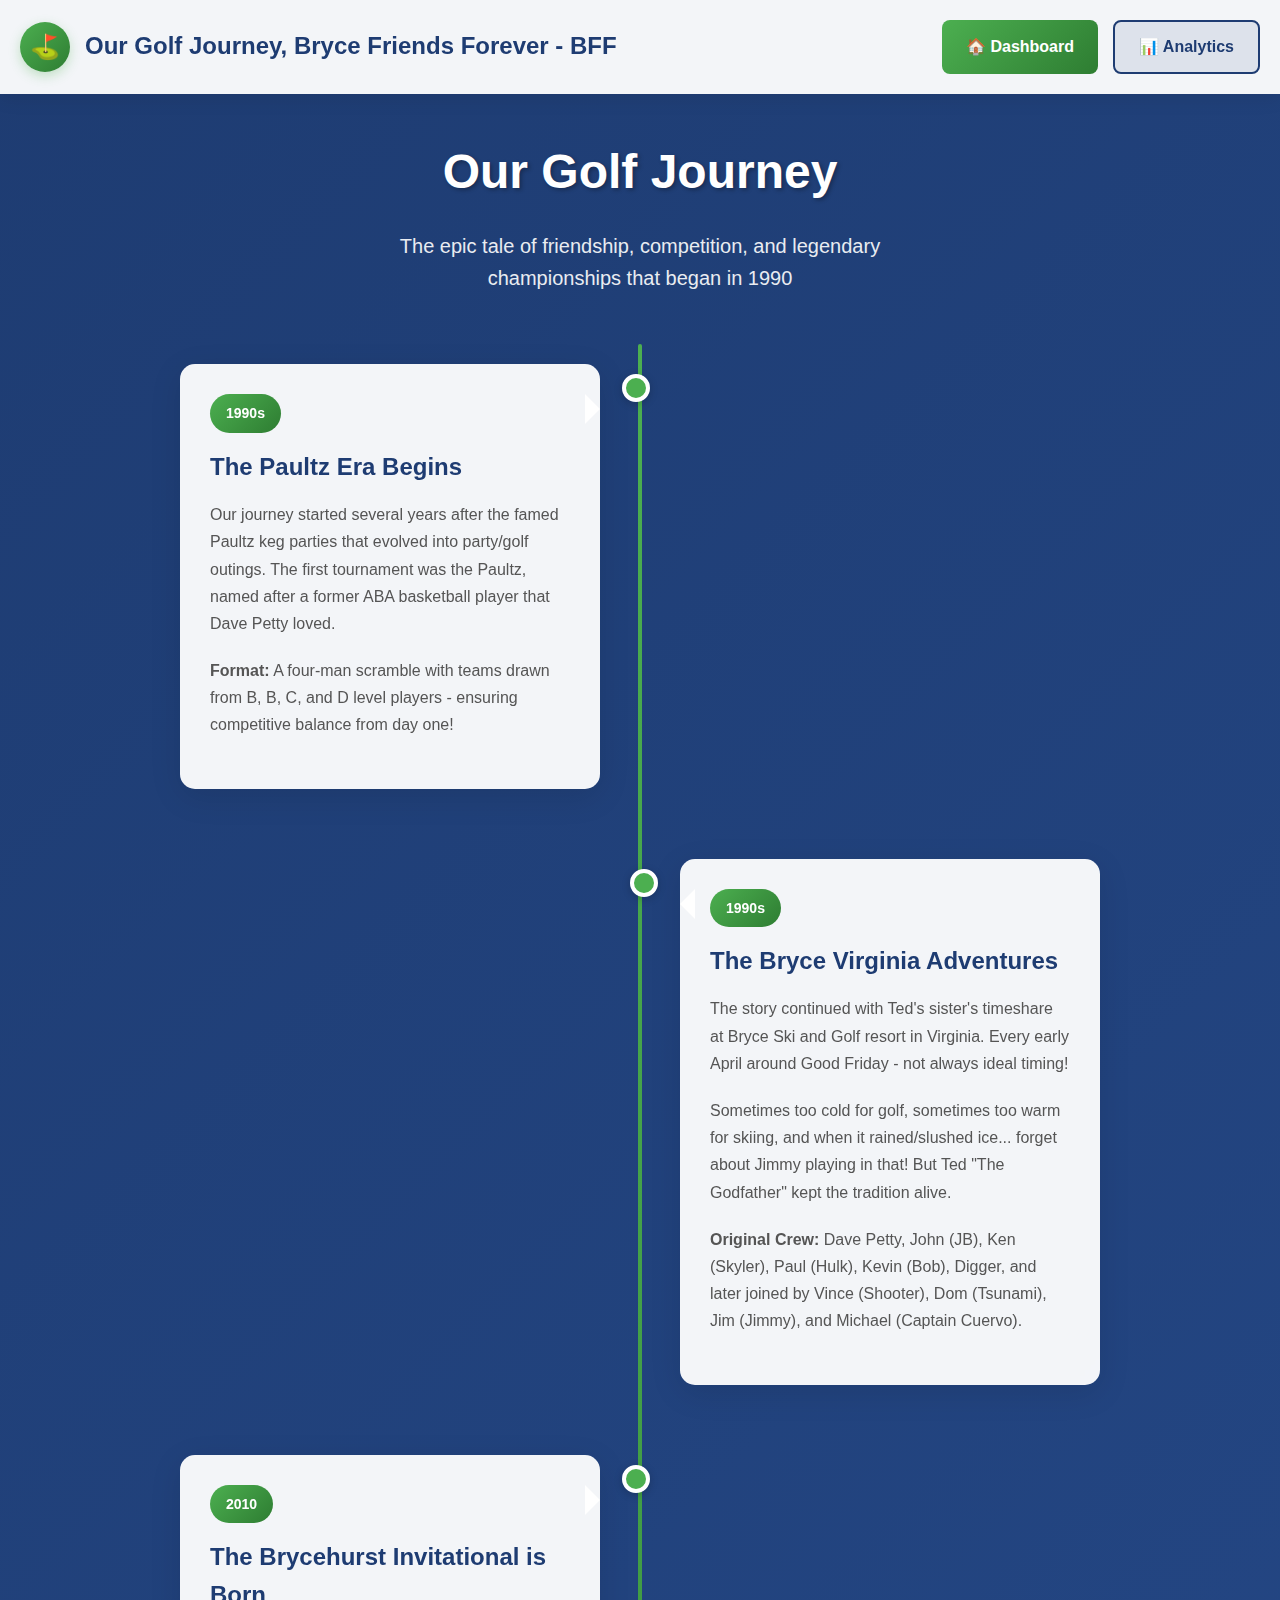
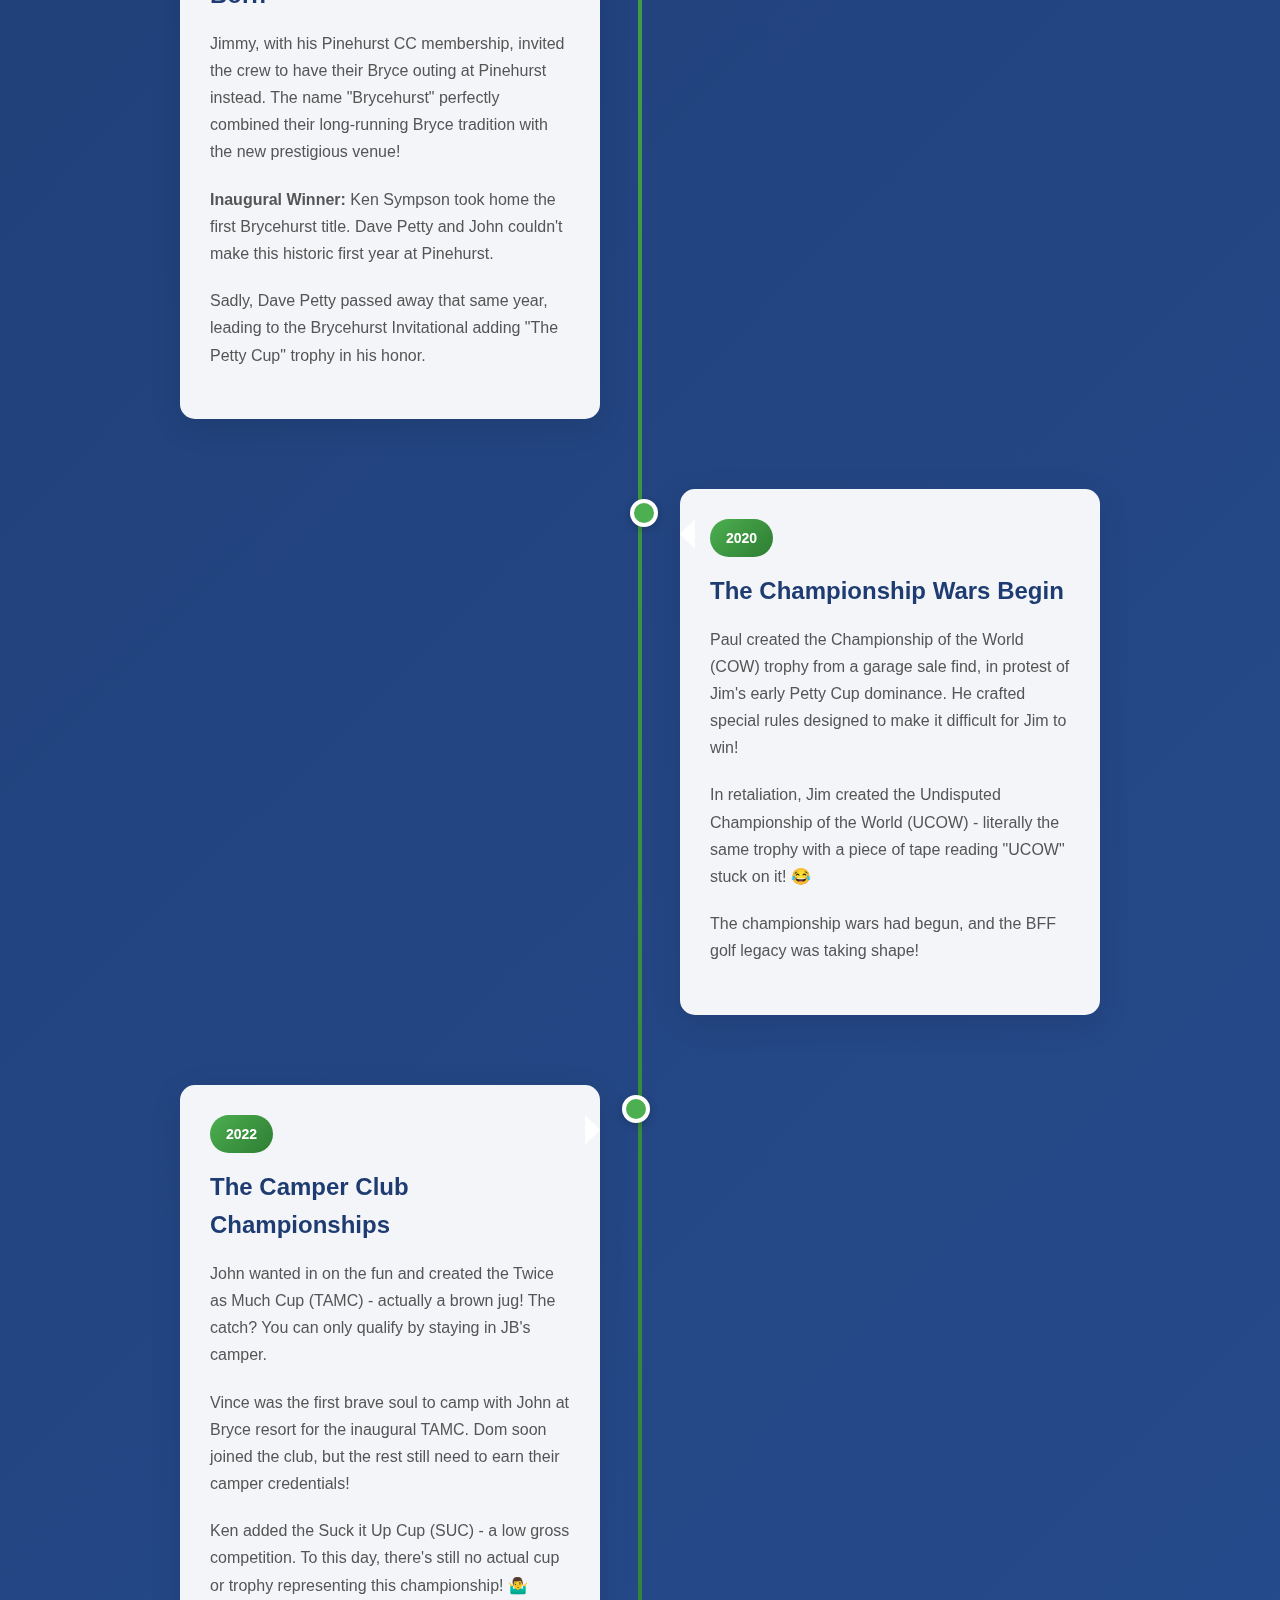
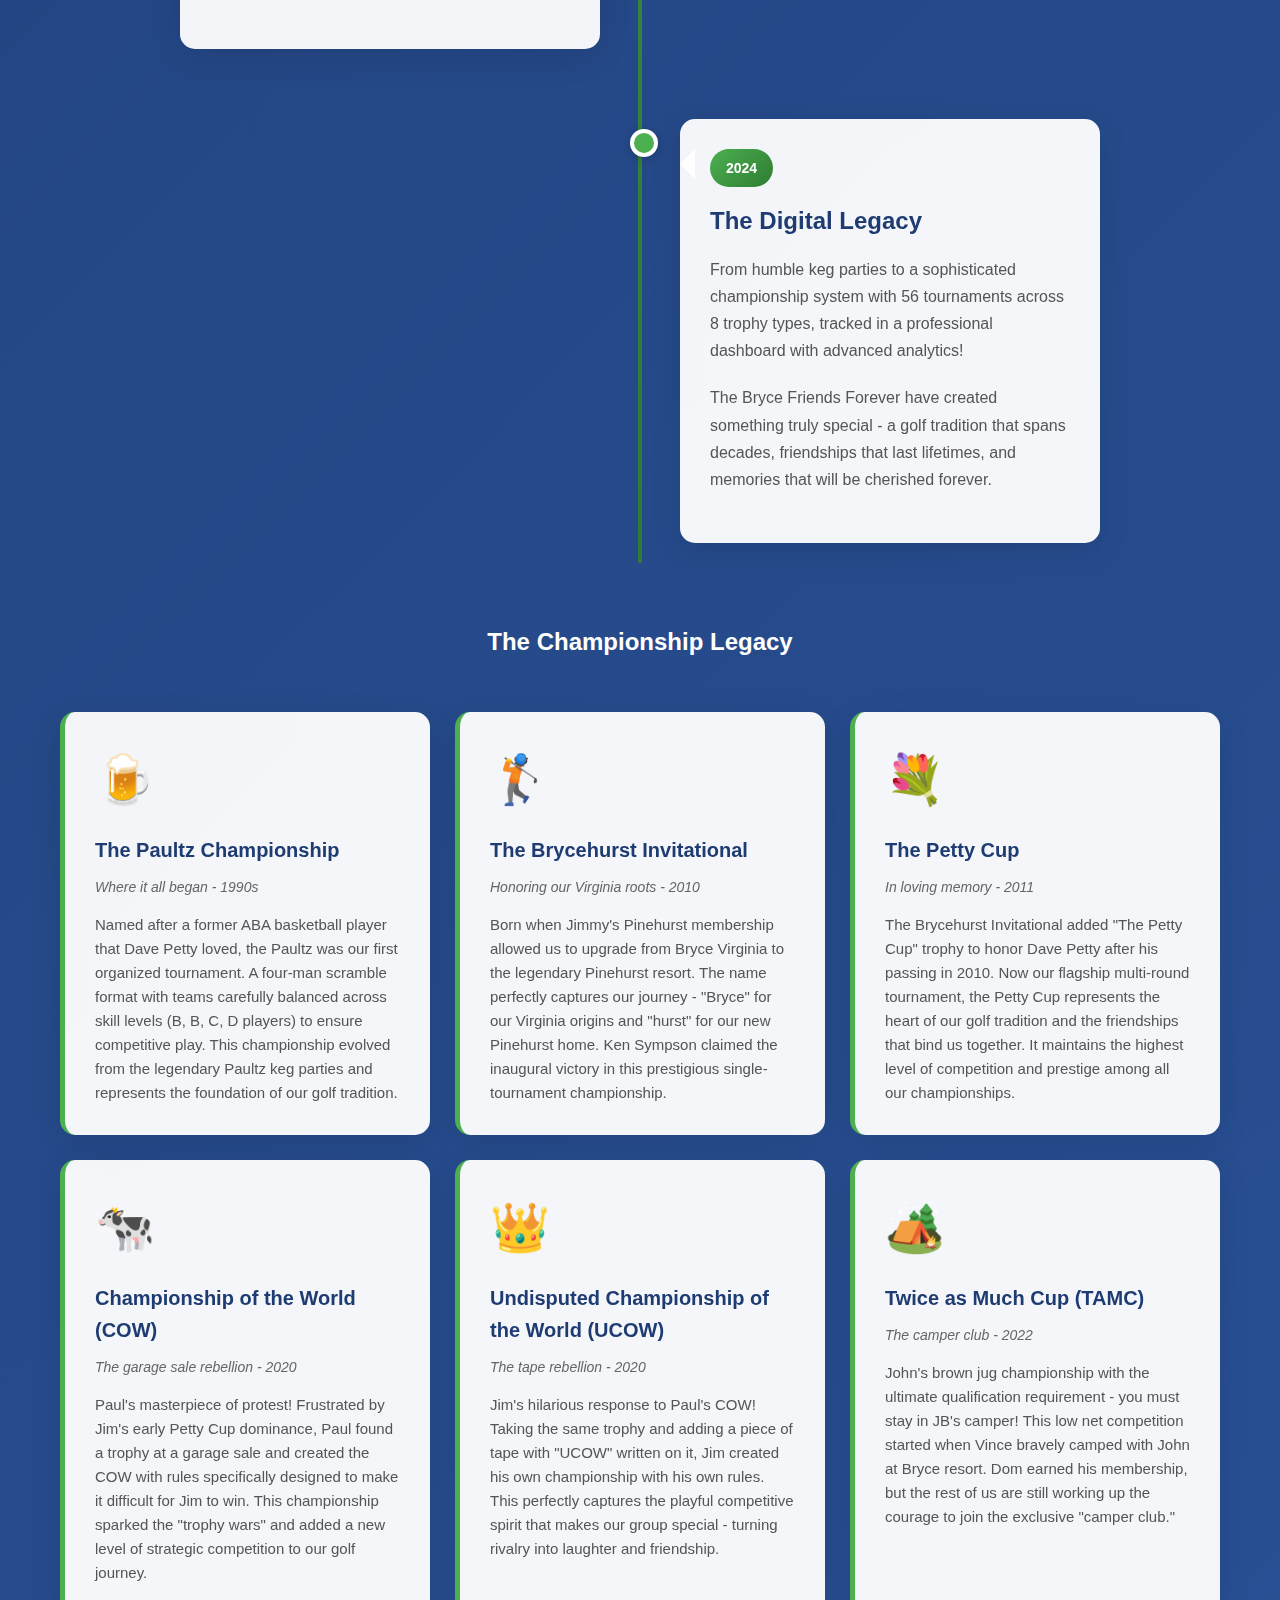
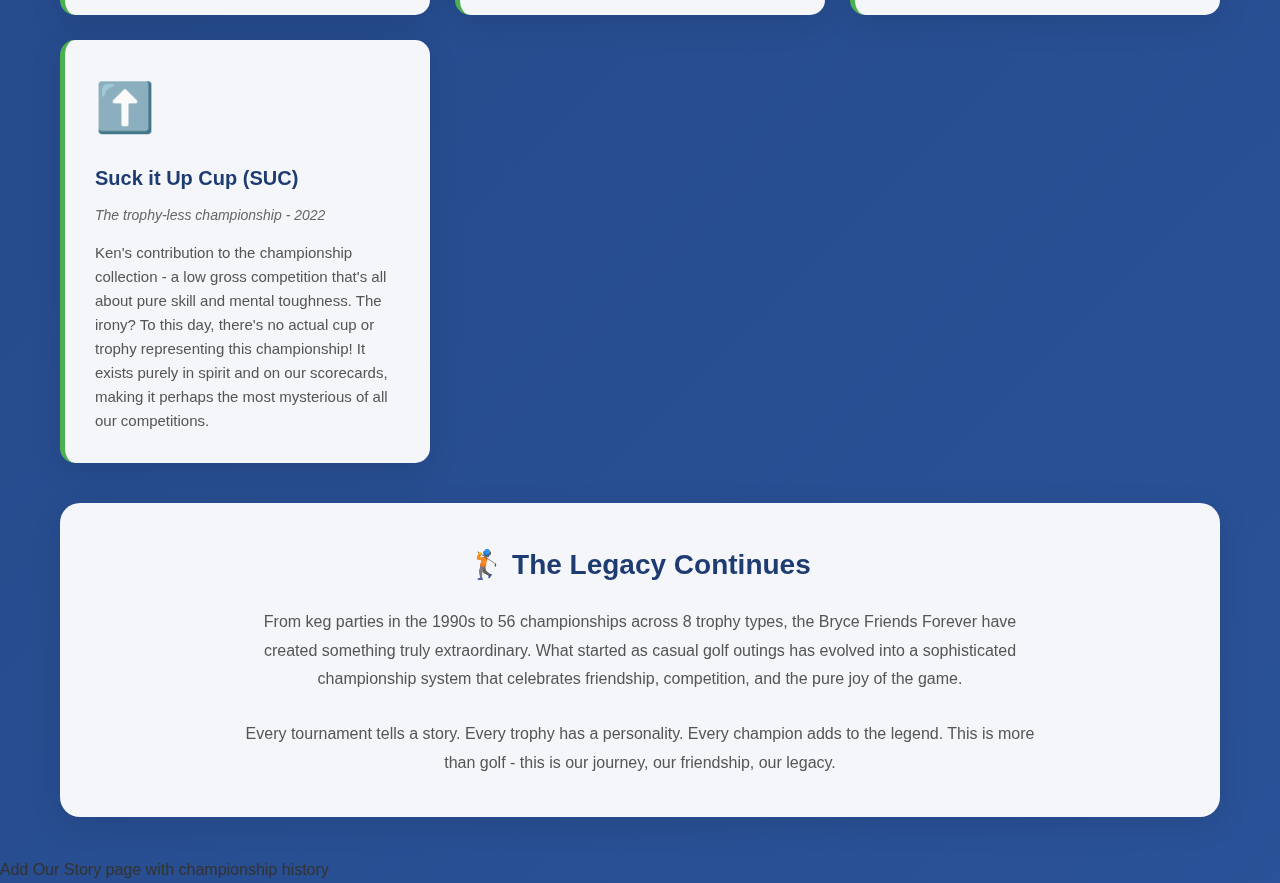
<file: our-story.html>
<!DOCTYPE html>
<html lang="en">
<head>
    <meta charset="UTF-8">
    <meta name="viewport" content="width=device-width, initial-scale=1.0">
    <title>Our Story - Golf Journey, Bryce Friends Forever - BFF</title>
    <link rel="icon" href="data:image/svg+xml,&lt;svg xmlns=%22http://www.w3.org/2000/svg%22 viewBox=%220 0 100 100%22&gt;&lt;text y=%22.9em%22 font-size=%2290%22&gt;⛳&lt;/text&gt;&lt;/svg&gt;">
    <link rel="stylesheet" href="./enhanced-styles.css">
    <style>
        * {
            margin: 0;
            padding: 0;
            box-sizing: border-box;
        }

        body {
            font-family: 'Segoe UI', Tahoma, Geneva, Verdana, sans-serif;
            background: linear-gradient(135deg, #1e3c72 0%, #2a5298 100%);
            color: #333;
            min-height: 100vh;
            line-height: 1.6;
        }

        .header {
            background: rgba(255, 255, 255, 0.95);
            backdrop-filter: blur(10px);
            padding: 20px 0;
            box-shadow: 0 2px 20px rgba(0,0,0,0.1);
            position: sticky;
            top: 0;
            z-index: 1000;
        }

        .header-content {
            max-width: 1400px;
            margin: 0 auto;
            padding: 0 20px;
            display: flex;
            justify-content: space-between;
            align-items: center;
        }

        .logo {
            display: flex;
            align-items: center;
            gap: 15px;
        }

        .logo-icon {
            width: 50px;
            height: 50px;
            background: linear-gradient(135deg, #4CAF50, #2E7D32);
            border-radius: 50%;
            display: flex;
            align-items: center;
            justify-content: center;
            font-size: 24px;
            color: white;
            box-shadow: 0 4px 12px rgba(76, 175, 80, 0.3);
        }

        .logo h1 {
            color: #1e3c72;
            font-size: 24px;
            font-weight: 700;
            line-height: 1.2;
        }

        .nav-buttons {
            display: flex;
            gap: 15px;
        }

        .btn {
            padding: 12px 24px;
            border: none;
            border-radius: 8px;
            cursor: pointer;
            font-weight: 600;
            transition: all 0.3s ease;
            text-decoration: none;
            display: inline-flex;
            align-items: center;
            gap: 8px;
        }

        .btn-primary {
            background: linear-gradient(135deg, #4CAF50, #2E7D32);
            color: white;
        }

        .btn-secondary {
            background: rgba(30, 60, 114, 0.1);
            color: #1e3c72;
            border: 2px solid #1e3c72;
        }

        .btn:hover {
            transform: translateY(-2px);
            box-shadow: 0 5px 15px rgba(0,0,0,0.2);
        }

        .container {
            max-width: 1200px;
            margin: 0 auto;
            padding: 40px 20px;
        }

        .story-header {
            text-align: center;
            margin-bottom: 50px;
            color: white;
        }

        .story-header h1 {
            font-size: 48px;
            margin-bottom: 20px;
            text-shadow: 2px 2px 4px rgba(0,0,0,0.3);
        }

        .story-header p {
            font-size: 20px;
            opacity: 0.9;
            max-width: 600px;
            margin: 0 auto;
        }

        .timeline {
            position: relative;
            max-width: 1000px;
            margin: 0 auto;
        }

        .timeline::after {
            content: '';
            position: absolute;
            width: 4px;
            background: linear-gradient(to bottom, #4CAF50, #2E7D32);
            top: 0;
            bottom: 0;
            left: 50%;
            margin-left: -2px;
            border-radius: 2px;
        }

        .timeline-item {
            padding: 20px 40px;
            position: relative;
            background-color: inherit;
            width: 50%;
            margin-bottom: 30px;
        }

        .timeline-item::after {
            content: '';
            position: absolute;
            width: 20px;
            height: 20px;
            right: -10px;
            background: #4CAF50;
            border: 4px solid #fff;
            top: 30px;
            border-radius: 50%;
            z-index: 1;
            box-shadow: 0 2px 8px rgba(0,0,0,0.2);
        }

        .timeline-item.left {
            left: 0;
        }

        .timeline-item.right {
            left: 50%;
        }

        .timeline-item.right::after {
            left: -10px;
        }

        .timeline-content {
            background: rgba(255, 255, 255, 0.95);
            backdrop-filter: blur(10px);
            padding: 30px;
            border-radius: 15px;
            box-shadow: 0 8px 32px rgba(0,0,0,0.1);
            position: relative;
        }

        .timeline-item.left .timeline-content::before {
            content: '';
            position: absolute;
            top: 30px;
            right: -15px;
            width: 0;
            height: 0;
            border: 15px solid transparent;
            border-left-color: rgba(255, 255, 255, 0.95);
        }

        .timeline-item.right .timeline-content::before {
            content: '';
            position: absolute;
            top: 30px;
            left: -15px;
            width: 0;
            height: 0;
            border: 15px solid transparent;
            border-right-color: rgba(255, 255, 255, 0.95);
        }

        .timeline-year {
            background: linear-gradient(135deg, #4CAF50, #2E7D32);
            color: white;
            padding: 8px 16px;
            border-radius: 20px;
            font-weight: 700;
            font-size: 14px;
            display: inline-block;
            margin-bottom: 15px;
        }

        .timeline-title {
            color: #1e3c72;
            font-size: 24px;
            font-weight: 700;
            margin-bottom: 15px;
        }

        .timeline-description {
            color: #555;
            font-size: 16px;
            line-height: 1.7;
            margin-bottom: 20px;
        }

        .highlight-text {
            background: linear-gradient(135deg, #FFD700, #FFA000);
            color: #333;
            padding: 2px 6px;
            border-radius: 4px;
            font-weight: 600;
        }

        .trophy-showcase {
            display: grid;
            grid-template-columns: repeat(auto-fit, minmax(300px, 1fr));
            gap: 25px;
            margin-top: 40px;
        }

        .trophy-card {
            background: rgba(255, 255, 255, 0.95);
            backdrop-filter: blur(10px);
            padding: 30px;
            border-radius: 15px;
            box-shadow: 0 8px 32px rgba(0,0,0,0.1);
            transition: transform 0.3s ease;
            border-left: 5px solid #4CAF50;
        }

        .trophy-card:hover {
            transform: translateY(-5px);
        }

        .trophy-icon {
            font-size: 48px;
            margin-bottom: 15px;
            display: block;
        }

        .trophy-name {
            color: #1e3c72;
            font-size: 20px;
            font-weight: 700;
            margin-bottom: 10px;
        }

        .trophy-subtitle {
            color: #666;
            font-size: 14px;
            font-style: italic;
            margin-bottom: 15px;
        }

        .trophy-description {
            color: #555;
            font-size: 15px;
            line-height: 1.6;
        }

        .legacy-section {
            background: rgba(255, 255, 255, 0.95);
            backdrop-filter: blur(10px);
            padding: 40px;
            border-radius: 20px;
            box-shadow: 0 8px 32px rgba(0,0,0,0.1);
            margin-top: 40px;
            text-align: center;
        }

        .legacy-title {
            color: #1e3c72;
            font-size: 28px;
            font-weight: 700;
            margin-bottom: 20px;
        }

        .legacy-text {
            color: #555;
            font-size: 16px;
            line-height: 1.8;
            max-width: 800px;
            margin: 0 auto;
        }

        @media (max-width: 768px) {
            .header-content {
                flex-direction: column;
                gap: 15px;
            }

            .logo h1 {
                font-size: 18px;
                text-align: center;
            }

            .story-header h1 {
                font-size: 32px;
            }

            .story-header p {
                font-size: 16px;
            }

            .timeline::after {
                left: 20px;
            }

            .timeline-item {
                width: 100%;
                padding-left: 50px;
                padding-right: 20px;
            }

            .timeline-item.right {
                left: 0%;
            }

            .timeline-item::after {
                left: 10px;
            }

            .timeline-item.right::after {
                left: 10px;
            }

            .timeline-content::before {
                display: none;
            }

            .timeline-title {
                font-size: 20px;
            }

            .trophy-showcase {
                grid-template-columns: 1fr;
            }
        }

        @media (max-width: 480px) {
            .container {
                padding: 20px 15px;
            }

            .timeline-item {
                padding-left: 40px;
                padding-right: 15px;
            }

            .timeline-content {
                padding: 20px;
            }

            .story-header h1 {
                font-size: 28px;
            }

            .legacy-section {
                padding: 25px;
            }
        }
    </style>
</head>
<body>
    <header class="header">
        <div class="header-content">
            <div class="logo">
                <div class="logo-icon">⛳</div>
                <h1>Our Golf Journey, Bryce Friends Forever - BFF</h1>
            </div>
            <div class="nav-buttons">
                <a href="." class="btn btn-primary">
                    🏠 Dashboard
                </a>
                <a href="analytics.html" class="btn btn-secondary">
                    📊 Analytics
                </a>
            </div>
        </div>
    </header>

    <div class="container">
        <div class="story-header">
            <h1>Our Golf Journey</h1>
            <p>The epic tale of friendship, competition, and legendary championships that began in 1990</p>
        </div>

        <div class="timeline">
            <!-- The Paultz Era Begins -->
            <div class="timeline-item left">
                <div class="timeline-content">
                    <div class="timeline-year">1990s</div>
                    <h3 class="timeline-title">The Paultz Era Begins</h3>
                    <p class="timeline-description">
                        Our journey started several years after the famed Paultz keg parties that evolved into party/golf outings. The first tournament was the Paultz, named after a former ABA basketball player that Dave Petty loved.
                    </p>
                    <p class="timeline-description">
                        <strong>Format:</strong> A four-man scramble with teams drawn from B, B, C, and D level players - ensuring competitive balance from day one!
                    </p>
                </div>
            </div>

            <!-- The Bryce Virginia Adventures -->
            <div class="timeline-item right">
                <div class="timeline-content">
                    <div class="timeline-year">1990s</div>
                    <h3 class="timeline-title">The Bryce Virginia Adventures</h3>
                    <p class="timeline-description">
                        The story continued with Ted's sister's timeshare at Bryce Ski and Golf resort in Virginia. Every early April around Good Friday - not always ideal timing!
                    </p>
                    <p class="timeline-description">
                        Sometimes too cold for golf, sometimes too warm for skiing, and when it rained/slushed ice... forget about Jimmy playing in that! But Ted "The Godfather" kept the tradition alive.
                    </p>
                    <p class="timeline-description">
                        <strong>Original Crew:</strong> Dave Petty, John (JB), Ken (Skyler), Paul (Hulk), Kevin (Bob), Digger, and later joined by Vince (Shooter), Dom (Tsunami), Jim (Jimmy), and Michael (Captain Cuervo).
                    </p>
                </div>
            </div>

            <!-- The Brycehurst Invitational is Born -->
            <div class="timeline-item left">
                <div class="timeline-content">
                    <div class="timeline-year">2010</div>
                    <h3 class="timeline-title">The Brycehurst Invitational is Born</h3>
                    <p class="timeline-description">
                        Jimmy, with his Pinehurst CC membership, invited the crew to have their Bryce outing at Pinehurst instead. The name "Brycehurst" perfectly combined their long-running Bryce tradition with the new prestigious venue!
                    </p>
                    <p class="timeline-description">
                        <strong>Inaugural Winner:</strong> Ken Sympson took home the first Brycehurst title. Dave Petty and John couldn't make this historic first year at Pinehurst.
                    </p>
                    <p class="timeline-description">
                        Sadly, Dave Petty passed away that same year, leading to the Brycehurst Invitational adding "The Petty Cup" trophy in his honor.
                    </p>
                </div>
            </div>

            <!-- The Championship Wars Begin -->
            <div class="timeline-item right">
                <div class="timeline-content">
                    <div class="timeline-year">2020</div>
                    <h3 class="timeline-title">The Championship Wars Begin</h3>
                    <p class="timeline-description">
                        Paul created the Championship of the World (COW) trophy from a garage sale find, in protest of Jim's early Petty Cup dominance. He crafted special rules designed to make it difficult for Jim to win!
                    </p>
                    <p class="timeline-description">
                        In retaliation, Jim created the Undisputed Championship of the World (UCOW) - literally the same trophy with a piece of tape reading "UCOW" stuck on it! 😂
                    </p>
                    <p class="timeline-description">
                        The championship wars had begun, and the BFF golf legacy was taking shape!
                    </p>
                </div>
            </div>

            <!-- The Camper Club Championships -->
            <div class="timeline-item left">
                <div class="timeline-content">
                    <div class="timeline-year">2022</div>
                    <h3 class="timeline-title">The Camper Club Championships</h3>
                    <p class="timeline-description">
                        John wanted in on the fun and created the Twice as Much Cup (TAMC) - actually a brown jug! The catch? You can only qualify by staying in JB's camper.
                    </p>
                    <p class="timeline-description">
                        Vince was the first brave soul to camp with John at Bryce resort for the inaugural TAMC. Dom soon joined the club, but the rest still need to earn their camper credentials!
                    </p>
                    <p class="timeline-description">
                        Ken added the Suck it Up Cup (SUC) - a low gross competition. To this day, there's still no actual cup or trophy representing this championship! 🤷‍♂️
                    </p>
                </div>
            </div>

            <!-- The Digital Legacy -->
            <div class="timeline-item right">
                <div class="timeline-content">
                    <div class="timeline-year">2024</div>
                    <h3 class="timeline-title">The Digital Legacy</h3>
                    <p class="timeline-description">
                        From humble keg parties to a sophisticated championship system with 56 tournaments across 8 trophy types, tracked in a professional dashboard with advanced analytics!
                    </p>
                    <p class="timeline-description">
                        The Bryce Friends Forever have created something truly special - a golf tradition that spans decades, friendships that last lifetimes, and memories that will be cherished forever.
                    </p>
                </div>
            </div>
        </div>

        <!-- Trophy Showcase -->
        <div class="story-header" style="margin-top: 60px;">
            <h2>The Championship Legacy</h2>
        </div>

        <div class="trophy-showcase">
            <div class="trophy-card">
                <div class="trophy-icon">🍺</div>
                <div class="trophy-name">The Paultz Championship</div>
                <div class="trophy-subtitle">Where it all began - 1990s</div>
                <div class="trophy-description">
                    Named after a former ABA basketball player that Dave Petty loved, the Paultz was our first organized tournament. A four-man scramble format with teams carefully balanced across skill levels (B, B, C, D players) to ensure competitive play. This championship evolved from the legendary Paultz keg parties and represents the foundation of our golf tradition.
                </div>
            </div>

            <div class="trophy-card">
                <div class="trophy-icon">🏌️</div>
                <div class="trophy-name">The Brycehurst Invitational</div>
                <div class="trophy-subtitle">Honoring our Virginia roots - 2010</div>
                <div class="trophy-description">
                    Born when Jimmy's Pinehurst membership allowed us to upgrade from Bryce Virginia to the legendary Pinehurst resort. The name perfectly captures our journey - "Bryce" for our Virginia origins and "hurst" for our new Pinehurst home. Ken Sympson claimed the inaugural victory in this prestigious single-tournament championship.
                </div>
            </div>

            <div class="trophy-card">
                <div class="trophy-icon">💐</div>
                <div class="trophy-name">The Petty Cup</div>
                <div class="trophy-subtitle">In loving memory - 2011</div>
                <div class="trophy-description">
                    The Brycehurst Invitational added "The Petty Cup" trophy to honor Dave Petty after his passing in 2010. Now our flagship multi-round tournament, the Petty Cup represents the heart of our golf tradition and the friendships that bind us together. It maintains the highest level of competition and prestige among all our championships.
                </div>
            </div>

            <div class="trophy-card">
                <div class="trophy-icon">🐄</div>
                <div class="trophy-name">Championship of the World (COW)</div>
                <div class="trophy-subtitle">The garage sale rebellion - 2020</div>
                <div class="trophy-description">
                    Paul's masterpiece of protest! Frustrated by Jim's early Petty Cup dominance, Paul found a trophy at a garage sale and created the COW with rules specifically designed to make it difficult for Jim to win. This championship sparked the "trophy wars" and added a new level of strategic competition to our golf journey.
                </div>
            </div>

            <div class="trophy-card">
                <div class="trophy-icon">👑</div>
                <div class="trophy-name">Undisputed Championship of the World (UCOW)</div>
                <div class="trophy-subtitle">The tape rebellion - 2020</div>
                <div class="trophy-description">
                    Jim's hilarious response to Paul's COW! Taking the same trophy and adding a piece of tape with "UCOW" written on it, Jim created his own championship with his own rules. This perfectly captures the playful competitive spirit that makes our group special - turning rivalry into laughter and friendship.
                </div>
            </div>

            <div class="trophy-card">
                <div class="trophy-icon">🏕️</div>
                <div class="trophy-name">Twice as Much Cup (TAMC)</div>
                <div class="trophy-subtitle">The camper club - 2022</div>
                <div class="trophy-description">
                    John's brown jug championship with the ultimate qualification requirement - you must stay in JB's camper! This low net competition started when Vince bravely camped with John at Bryce resort. Dom earned his membership, but the rest of us are still working up the courage to join the exclusive "camper club."
                </div>
            </div>

            <div class="trophy-card">
                <div class="trophy-icon">⬆️</div>
                <div class="trophy-name">Suck it Up Cup (SUC)</div>
                <div class="trophy-subtitle">The trophy-less championship - 2022</div>
                <div class="trophy-description">
                    Ken's contribution to the championship collection - a low gross competition that's all about pure skill and mental toughness. The irony? To this day, there's no actual cup or trophy representing this championship! It exists purely in spirit and on our scorecards, making it perhaps the most mysterious of all our competitions.
                </div>
            </div>
        </div>

        <!-- Legacy Section -->
        <div class="legacy-section">
            <h2 class="legacy-title">🏌️ The Legacy Continues</h2>
            <p class="legacy-text">
                From keg parties in the 1990s to 56 championships across 8 trophy types, the Bryce Friends Forever have created something truly extraordinary. What started as casual golf outings has evolved into a sophisticated championship system that celebrates friendship, competition, and the pure joy of the game.
            </p>
            <br>
            <p class="legacy-text">
                Every tournament tells a story. Every trophy has a personality. Every champion adds to the legend. This is more than golf - this is our journey, our friendship, our legacy.
            </p>
        </div>
    </div>
</body>
</html>
Add Our Story page with championship history
</file>
<file: enhanced-styles.css>
/* Enhanced Mobile-First Responsive Design */
@media (max-width: 1200px) {
    .container {
        padding: 20px 15px;
    }
    
    .dashboard-grid {
        grid-template-columns: repeat(auto-fit, minmax(280px, 1fr));
        gap: 20px;
    }
    
    .trophy-cards-grid {
        grid-template-columns: repeat(auto-fit, minmax(260px, 1fr));
        gap: 15px;
    }
}

@media (max-width: 768px) {
    .header-content {
        flex-direction: column;
        gap: 15px;
        padding: 0 15px;
    }
    
    .logo h1 {
        font-size: 18px;
        text-align: center;
        line-height: 1.3;
    }
    
    .logo-icon {
        width: 40px;
        height: 40px;
        font-size: 20px;
    }
    
    .nav-buttons {
        flex-wrap: wrap;
        justify-content: center;
        gap: 10px;
    }
    
    .btn {
        padding: 10px 16px;
        font-size: 14px;
    }
    
    .dashboard-grid {
        grid-template-columns: 1fr;
        gap: 15px;
    }
    
    .trophy-cards-grid {
        grid-template-columns: 1fr;
        gap: 15px;
    }
    
    .card {
        padding: 20px;
    }
    
    .trophy-card {
        padding: 15px;
    }
    
    .chart-container {
        height: 250px;
    }
    
    .small-chart {
        height: 150px;
    }
    
    .modal-content {
        margin: 5% auto;
        width: 95%;
        padding: 20px;
    }
    
    .stat-number {
        font-size: 28px;
    }
    
    .trophy-total {
        font-size: 20px;
    }
}

@media (max-width: 480px) {
    .header {
        padding: 15px 0;
    }
    
    .logo h1 {
        font-size: 16px;
    }
    
    .logo-icon {
        width: 35px;
        height: 35px;
        font-size: 18px;
    }
    
    .container {
        padding: 15px 10px;
    }
    
    .card {
        padding: 15px;
    }
    
    .trophy-card {
        padding: 12px;
    }
    
    .card-header {
        margin-bottom: 15px;
    }
    
    .card-icon {
        width: 35px;
        height: 35px;
        font-size: 18px;
    }
    
    .card h3 {
        font-size: 16px;
    }
    
    .trophy-card h3 {
        font-size: 14px;
    }
    
    .stat-number {
        font-size: 24px;
    }
    
    .trophy-total {
        font-size: 18px;
    }
    
    .chart-container {
        height: 200px;
    }
    
    .small-chart {
        height: 120px;
    }
    
    .btn {
        padding: 8px 12px;
        font-size: 13px;
    }
    
    .modal-content {
        margin: 2% auto;
        width: 98%;
        padding: 15px;
        max-height: 95vh;
    }
    
    .form-group input,
    .form-group select,
    .form-group textarea {
        padding: 10px;
        font-size: 16px; /* Prevents zoom on iOS */
    }
}

/* Touch-Friendly Enhancements */
@media (hover: none) and (pointer: coarse) {
    .btn {
        min-height: 44px;
        min-width: 44px;
    }
    
    .close {
        min-height: 44px;
        min-width: 44px;
        display: flex;
        align-items: center;
        justify-content: center;
    }
    
    .card:hover {
        transform: none;
    }
    
    .trophy-card:hover {
        transform: none;
    }
    
    .btn:hover {
        transform: none;
    }
}

/* Performance Optimizations */
* {
    -webkit-tap-highlight-color: transparent;
    -webkit-touch-callout: none;
    -webkit-user-select: none;
    -moz-user-select: none;
    -ms-user-select: none;
    user-select: none;
}

input, textarea, select {
    -webkit-user-select: text;
    -moz-user-select: text;
    -ms-user-select: text;
    user-select: text;
}

.card, .trophy-card {
    will-change: transform;
    backface-visibility: hidden;
    -webkit-backface-visibility: hidden;
}

/* Hardware Acceleration */
.btn, .card, .trophy-card, .modal {
    transform: translateZ(0);
    -webkit-transform: translateZ(0);
}

/* Smooth Scrolling */
html {
    scroll-behavior: smooth;
    -webkit-overflow-scrolling: touch;
}

/* Loading States */
.loading-skeleton {
    background: linear-gradient(90deg, #f0f0f0 25%, #e0e0e0 50%, #f0f0f0 75%);
    background-size: 200% 100%;
    animation: loading 1.5s infinite;
}

@keyframes loading {
    0% {
        background-position: 200% 0;
    }
    100% {
        background-position: -200% 0;
    }
}

/* Accessibility Improvements */
@media (prefers-reduced-motion: reduce) {
    * {
        animation-duration: 0.01ms !important;
        animation-iteration-count: 1 !important;
        transition-duration: 0.01ms !important;
    }
    
    html {
        scroll-behavior: auto;
    }
}

/* High Contrast Mode Support */
@media (prefers-contrast: high) {
    .card, .trophy-card {
        border: 2px solid #000;
    }
    
    .btn {
        border: 2px solid currentColor;
    }
}

/* Dark Mode Preparation */
@media (prefers-color-scheme: dark) {
    /* Future dark mode styles can be added here */
}

/* Print Styles */
@media print {
    .header, .nav-buttons, .modal, .btn {
        display: none !important;
    }
    
    .card, .trophy-card {
        break-inside: avoid;
        box-shadow: none;
        border: 1px solid #ccc;
    }
    
    body {
        background: white !important;
        color: black !important;
    }
}

/* Focus Styles for Keyboard Navigation */
.btn:focus,
button:focus,
input:focus,
select:focus,
textarea:focus {
    outline: 2px solid #4CAF50;
    outline-offset: 2px;
}

/* Error States */
.error-state {
    border: 2px solid #f44336;
    background-color: #ffebee;
}

.error-message {
    color: #f44336;
    font-size: 14px;
    margin-top: 5px;
}

/* Success States */
.success-state {
    border: 2px solid #4CAF50;
    background-color: #e8f5e8;
}

.success-message {
    color: #2E7D32;
    font-size: 14px;
    margin-top: 5px;
}

/* Improved Chart Responsiveness */
.chart-container canvas {
    max-width: 100% !important;
    height: auto !important;
}

/* Better Modal Positioning on Mobile */
@media (max-height: 600px) {
    .modal-content {
        margin: 2% auto;
        max-height: 96vh;
        overflow-y: auto;
    }
}

/* Landscape Mobile Optimization */
@media (max-height: 500px) and (orientation: landscape) {
    .header {
        padding: 10px 0;
    }
    
    .container {
        padding: 15px 10px;
    }
    
    .chart-container {
        height: 180px;
    }
    
    .small-chart {
        height: 100px;
    }
}

/* Connection Status Indicator */
.connection-status {
    position: fixed;
    top: 10px;
    right: 10px;
    padding: 8px 12px;
    border-radius: 20px;
    font-size: 12px;
    font-weight: 600;
    z-index: 9999;
    transition: all 0.3s ease;
}

.connection-status.online {
    background: #4CAF50;
    color: white;
}

.connection-status.offline {
    background: #f44336;
    color: white;
}

.connection-status.reconnecting {
    background: #FF9800;
    color: white;
}

/* Improved Button States */
.btn:disabled {
    opacity: 0.6;
    cursor: not-allowed;
    transform: none !important;
}

.btn.loading {
    position: relative;
    color: transparent;
}

.btn.loading::after {
    content: '';
    position: absolute;
    top: 50%;
    left: 50%;
    width: 16px;
    height: 16px;
    margin: -8px 0 0 -8px;
    border: 2px solid transparent;
    border-top: 2px solid currentColor;
    border-radius: 50%;
    animation: spin 1s linear infinite;
}

@keyframes spin {
    0% { transform: rotate(0deg); }
    100% { transform: rotate(360deg); }
}

/* Enhanced Form Validation */
.form-group.invalid input,
.form-group.invalid select,
.form-group.invalid textarea {
    border-color: #f44336;
    box-shadow: 0 0 0 2px rgba(244, 67, 54, 0.2);
}

.form-group.valid input,
.form-group.valid select,
.form-group.valid textarea {
    border-color: #4CAF50;
    box-shadow: 0 0 0 2px rgba(76, 175, 80, 0.2);
}

/* Tooltip Styles */
.tooltip {
    position: relative;
    display: inline-block;
}

.tooltip .tooltiptext {
    visibility: hidden;
    width: 200px;
    background-color: #333;
    color: #fff;
    text-align: center;
    border-radius: 6px;
    padding: 8px;
    position: absolute;
    z-index: 1000;
    bottom: 125%;
    left: 50%;
    margin-left: -100px;
    opacity: 0;
    transition: opacity 0.3s;
    font-size: 12px;
}

.tooltip:hover .tooltiptext {
    visibility: visible;
    opacity: 1;
}

/* Battery Optimization */
@media (max-width: 768px) {
    .card, .trophy-card {
        transition: none;
    }
    
    .btn {
        transition: background-color 0.2s ease;
    }
}
Add enhanced mobile-responsive styling
</file>
